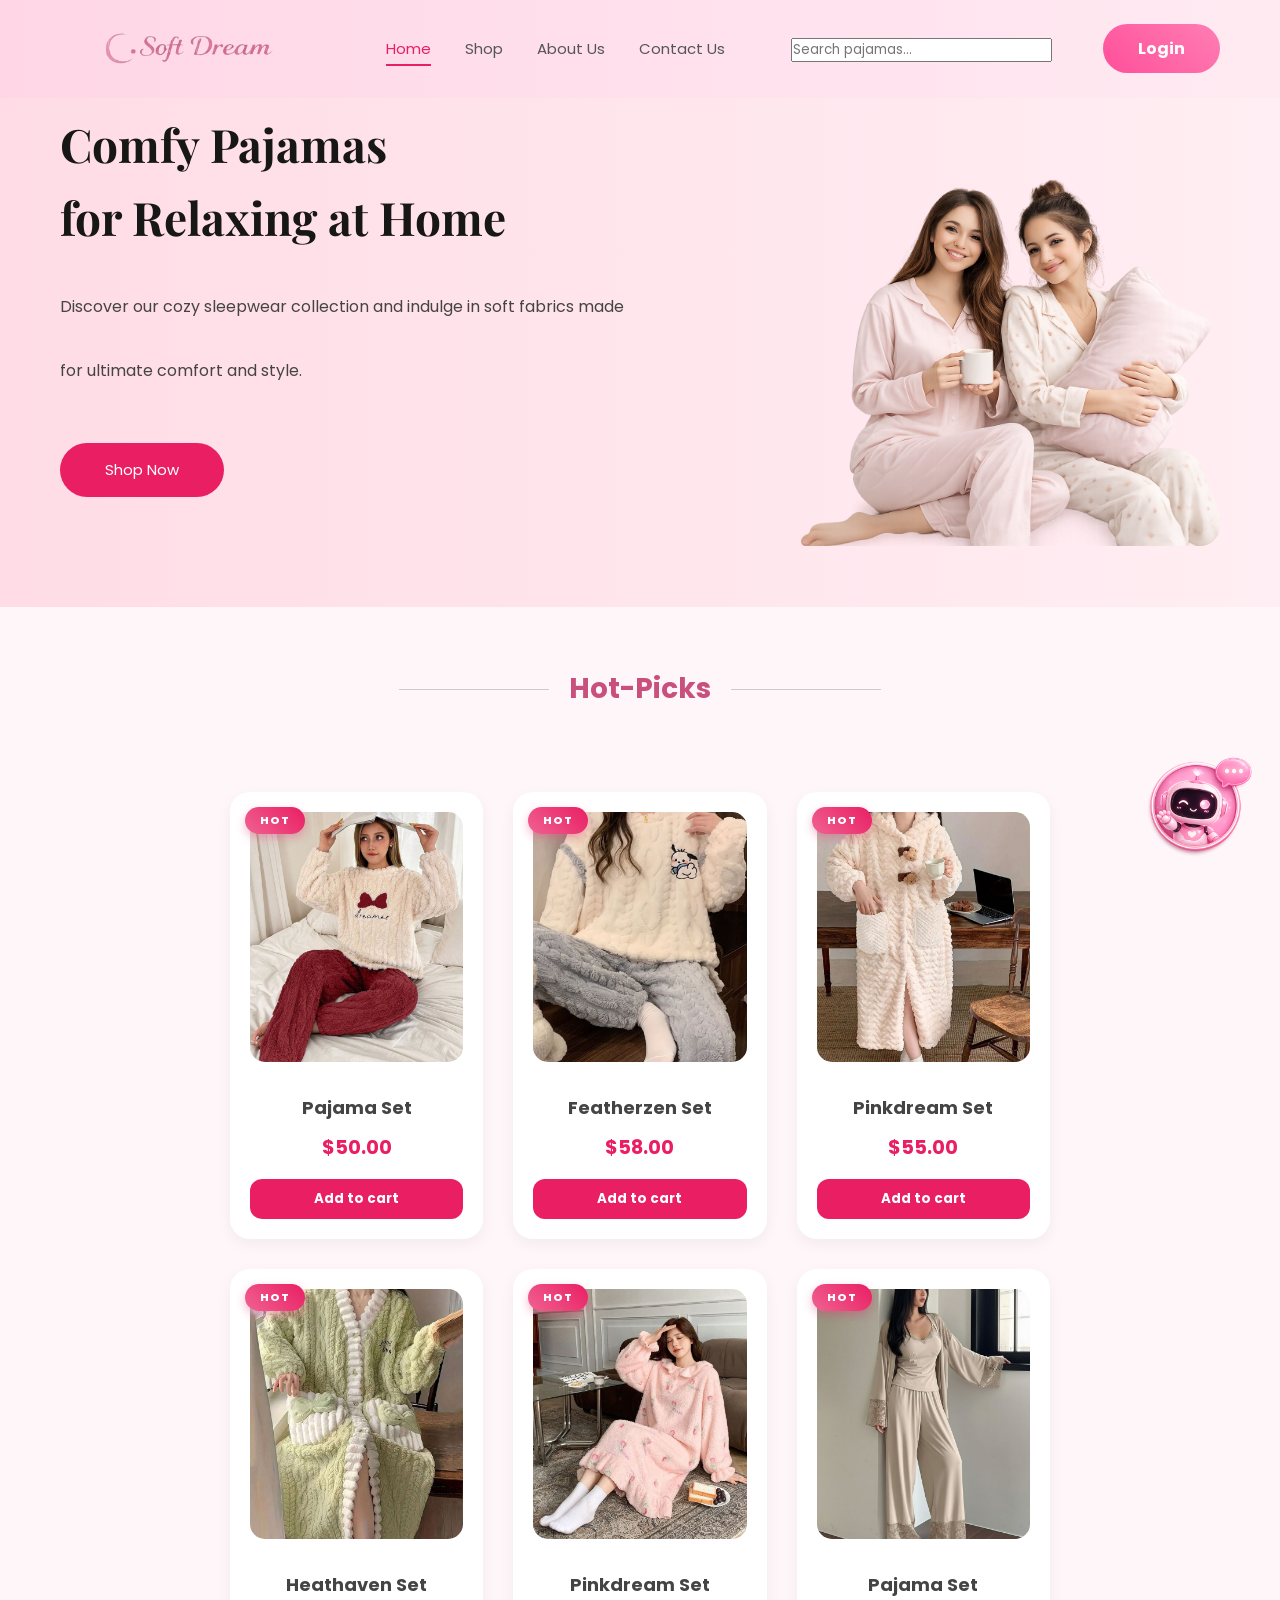
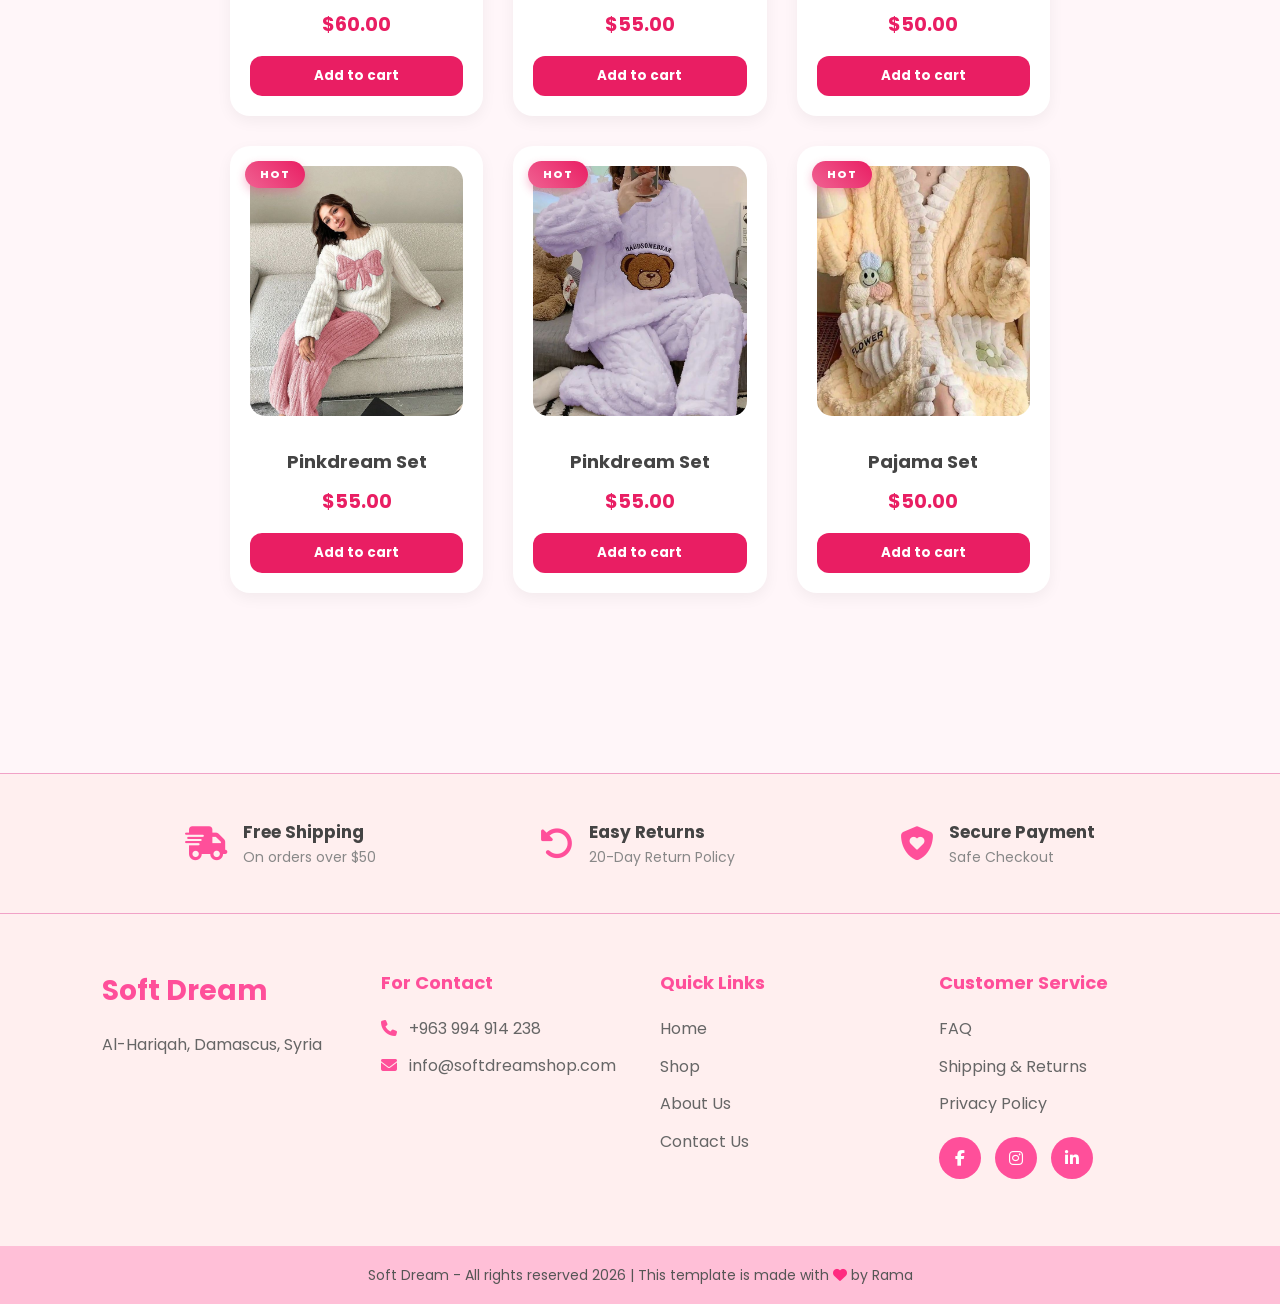
<file: index.html>
<!DOCTYPE html>
<html lang="en">
<head>
    <meta charset="UTF-8">
    <title>Soft Dream | Comfy Pajamas</title>
    <link rel="stylesheet" href="assets/css/style.css">
    <link href="https://fonts.googleapis.com/css2?family=Playfair+Display:wght@600&family=Poppins&display=swap" rel="stylesheet">
<link rel="stylesheet" href="https://cdnjs.cloudflare.com/ajax/libs/font-awesome/6.5.2/css/all.min.css">
<link href="https://fonts.googleapis.com/css2?family=Poppins:wght@300;400;500;600;700&display=swap" rel="stylesheet">

</head>
<body>

<header class="header">
  

<div class="logo">
    <a> 
        <img src="assets/images/logo2.png" alt="Logo">
    </a>
</div>
  <nav>
        <a href="./index.html"class="active" >Home</a>
        <a href="./shop.html">Shop</a>
        <a href="./about-us.html">About Us</a>
        <a href="./contact-us.html">Contact Us</a>
  </nav>
  <div class="header-right">
    <input type="text" id="searchInput" placeholder="Search pajamas...">
    </div>


<button class="login-btn" onclick="openLogin()">
    Login
</button>

<!-- الخلفية -->
<div class="login-modal" id="loginModal">

    <!-- كرت اللوجين -->
    <div class="login-box">

        <!-- صورة -->
        <div class="login-image">
            <img src="assets/images/face1.png" alt="">
        </div>


<div class="login-form">


    <span class="close-btn" onclick="closeLogin()">✕</span>

    <!-- LOGIN -->
    <div class="form-box active" id="loginForm">

        <h1>Login</h1>

        <div class="input-box">
            <input type="email" placeholder="Email">
        </div>

        <div class="input-box">
            <input type="password" placeholder="Password">
        </div>

        <button class="submit-btn">Login</button>

        <div class="links">
            <a href="#" onclick="showRegister()">Create account</a>
            <a href="#" onclick="showForgot()">Forgot password?</a>
        </div>
    </div>


        <!-- REGISTER -->

 <div class="form-box" id="registerForm">

<h1>Create Account</h1>

<form action="register.html" method="POST">

<div class="input-box">
    <input type="text" name="fullname" placeholder="Full Name">
</div>

<div class="input-box">
    <input type="email" name="email" placeholder="Email">
</div>

<div class="input-box">
    <input type="password" name="password" placeholder="Password">
</div>

<button type="submit" class="submit-btn">
    Create Account
</button>

</form>

<div class="links">
    <a href="#" onclick="showLogin()">Back to Login</a>
</div>

</div>

    <!-- FORGOT -->
    <div class="form-box" id="forgotForm">

        <h1>Reset Password</h1>

        <p class="reset-text">
            Enter your email to receive reset link
        </p>

        <div class="input-box">
            <input type="email" placeholder="Email">
        </div>

        <button class="submit-btn">
            Send Reset Link
        </button>

        <div class="links">
            <a href="#" onclick="showLogin()">Back to Login</a>
        </div>

    </div>

</div>



</header>

<section class="hero">
    <div class="hero-text">
    
        <h1>Comfy Pajamas<br>for Relaxing at Home</h1>
        <p>Discover our cozy sleepwear collection and indulge in soft fabrics made for ultimate comfort and style.</p>
                <a href="shop.php"class="shop-btn">Shop Now</a>
    </div>
    <div class="hero-image">
        <img src="assets/images/kkkkk.png">
    </div>
</section>



<section class="hot-picks">
    <h2 class="hot-picks-title">  Hot-Picks</h2> 


    <section class="products">

        <div class="card">
            <span class="hot">HOT</span>
            <img src="assets/images/pajama4 (17).jpg">
            <h3>Pajama Set</h3>
            <p class="price">$50.00</p>
            <button>Add to cart </button>
        </div>

        <div class="card">
            <span class="hot">HOT</span>
            <img src="assets/images/pajama4 (18).jpg">
            <h3>Featherzen Set</h3>
            <p class="price">$58.00</p>
            <button>Add to cart</button>
        </div>

        <div class="card">
            <span class="hot">HOT</span>
            <img src="assets/images/pajama4 (19).jpg">
            <h3>Pinkdream Set</h3>
            <p class="price">$55.00</p>
            <button>Add to cart</button>
        </div>

        <div class="card">
            <span class="hot">HOT</span>
            <img src="assets/images/pajama4 (20).jpg">
            <h3>Heathaven Set</h3>
            <p class="price">$60.00</p>
            <button>Add to cart</button>
        </div>

        <div class="card">
            <span class="hot">HOT</span>
            <img src="assets/images/pajama4 (21).jpg">
            <h3>Pinkdream Set</h3>
            <p class="price">$55.00</p>
            <button>Add to cart</button>
        </div>

        <div class="card">
            <span class="hot">HOT</span>
            <img src="assets/images/pajama4 (22).jpg">
            <h3>Pajama Set</h3>
            <p class="price">$50.00</p>
            <button>Add to cart</button>
        </div>

        <div class="card">
            <span class="hot">HOT</span>
            <img src="assets/images/pajama4 (23).jpg">
            <h3>Pinkdream Set</h3>
            <p class="price">$55.00</p>
            <button>Add to cart</button>
        </div>

        <div class="card">
            <span class="hot">HOT</span>
            <img src="assets/images/pajama4 (24).jpg">
            <h3>Pinkdream Set</h3>
            <p class="price">$55.00</p>
            <button>Add to cart</button>
        </div>

        <div class="card">
            <span class="hot">HOT</span>
            <img src="assets/images/pajama4 (9).jpg">
            <h3>Pajama Set</h3>
            <p class="price">$50.00</p>
            <button>Add to cart</button>
        </div>

   
    </section>

</section>



<footer class="footer">

    <!-- Top Features -->
    <div class="footer-features">

        <div class="feature-box">
            <i class="fa-solid fa-truck-fast"></i>
            <div>
                <h4>Free Shipping</h4>
                <p>On orders over $50</p>
            </div>
        </div>

        <div class="feature-box">
            <i class="fa-solid fa-rotate-left"></i>
            <div>
                <h4>Easy Returns</h4>
                <p>20-Day Return Policy</p>
            </div>
        </div>

        <div class="feature-box">
            <i class="fa-solid fa-shield-heart"></i>
            <div>
                <h4>Secure Payment</h4>
                <p>Safe Checkout</p>
            </div>
        </div>

    </div>

    <div class="line"></div>

    <!-- Footer -->

    <div class="footer-content">

        <div class="footer-col">
            <h2>Soft Dream</h2>
            <p>Al-Hariqah, Damascus, Syria</p>
        </div>

        <div class="footer-col">
            <h3>For Contact</h3>

            <p>
                <i class="fa-solid fa-phone"></i>
                +963 994 914 238
            </p>

            <p>
                <i class="fa-solid fa-envelope"></i>
                info@softdreamshop.com
            </p>

        </div>

        <div class="footer-col">

            <h3>Quick Links</h3>

           <a href="./index.html">Home</a>
    <a href="./shop.html">Shop</a>
    <a href="./about-us.html" >About Us</a>
    <a href="./contact-us.html">Contact Us</a>

        </div>

        <div class="footer-col">

            <h3>Customer Service</h3>

            <a href="#">FAQ</a>
            <a href="#">Shipping & Returns</a>
            <a href="#">Privacy Policy</a>

        <div class="social-media">
    
                <a href="#"><i class="fab fa-facebook-f"></i></a>

                <a href="#"><i class="fab fa-instagram"></i></a>

                <a href="#"><i class="fab fa-linkedin-in"></i></a>

        </div>

            </div>

        </div>

    </div>

    <div class="copyright">
        Soft Dream - All rights reserved 2026 | This template is made with
        <i class="fa-solid fa-heart"></i> by Rama
    </div>

</footer>



<div id="ai-chat-btn">
    <img src="assets/images/file_00000000979871f4b5375330fcbfec02.png" alt="AI Chat">
</div>

<!-- نافذة الشات -->
<div id="ai-chat-box">

    <div class="chat-header">
        <div>
            <h3>Soft Dream AI ✨</h3>
            <span>كيف بقدر ساعدك؟</span>
        </div>

        <button id="close-chat">✕</button>
    </div>

    <div class="chat-body" id="chat-body">

        <div class="bot-message">
            أهلاً 👋 أنا مساعد Soft Dream الذكي.

            <div class="quick-questions">
                <button onclick="sendQuestion('ما هي المقاسات المتوفرة؟')">
                    المقاسات
                </button>

                <button onclick="sendQuestion('ما هي الألوان المتوفرة؟')">
                    الألوان
                </button>

                <button onclick="sendQuestion('أحدث الموديلات')">
                    الموديلات الجديدة
                </button>
            </div>

        </div>

    </div>

    <div class="chat-footer">
        <input
            type="text"
            id="user-input"
            placeholder="اكتبي سؤالك..."
        >

        <button id="send-btn">
            إرسال
        </button>
    </div>




</div>


<script src="assets/js/script.js"></script>


</body>
</html>
</file>
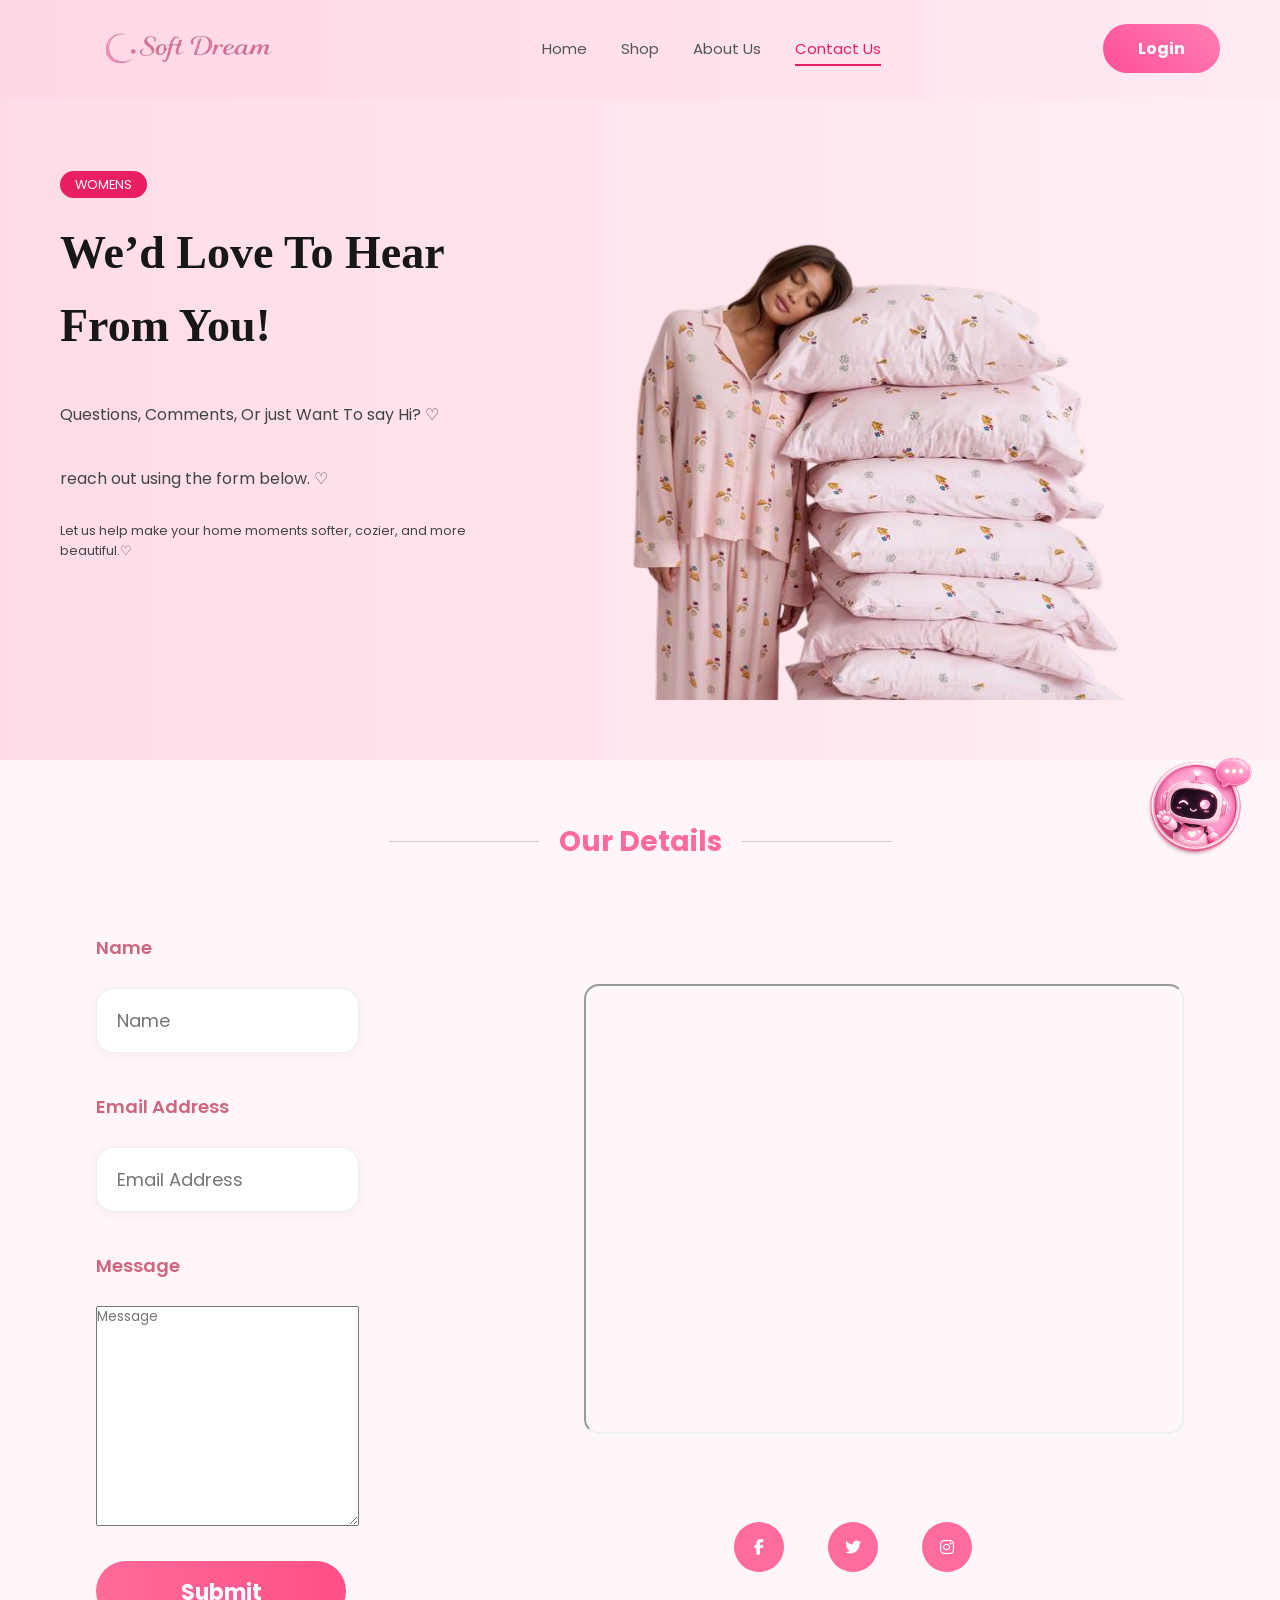
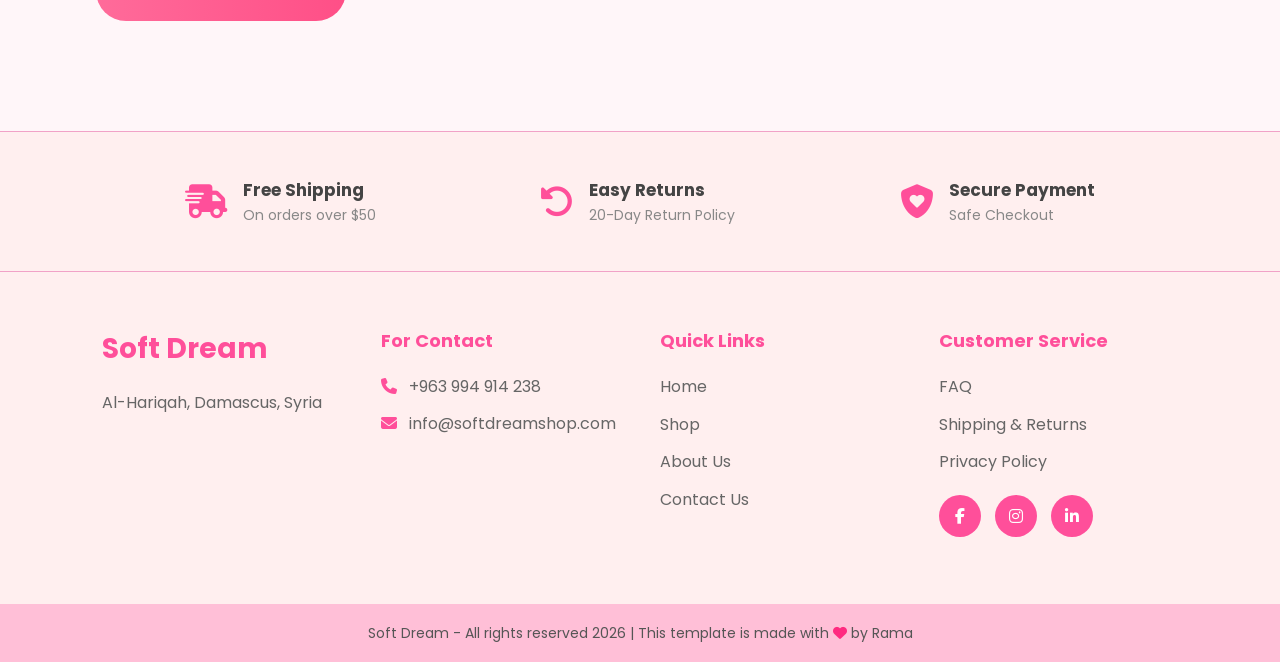
<file: contact-us.html>
<!DOCTYPE html>
<html lang="en">
<head>
    <meta charset="UTF-8">
    <title>Soft Dream | Contact Us</title>
    <link rel="stylesheet" href="assets/css/style.css">
    <link rel="stylesheet" href="https://cdnjs.cloudflare.com/ajax/libs/font-awesome/6.4.0/css/all.min.css">
    <link rel="stylesheet" href="https://cdnjs.cloudflare.com/ajax/libs/font-awesome/6.5.2/css/all.min.css">
    <link href="https://fonts.googleapis.com/css2?family=Poppins:wght@300;400;500;600;700&display=swap" rel="stylesheet">




</head>
<body>

<header class="navbar">
<div class="logo">
    <a href="./index.php">
        <img src="assets/images/logo2.png" alt="Logo">
    </a>
</div>
        <nav>
        <a href="./index.html">Home</a>
        <a href="./shop.html">Shop</a>
        <a href="./about-us.html">About Us</a>
        <a href="./contact-us.html" class="active">Contact Us</a>
    </nav>
   
<button class="login-btn" onclick="openLogin()">
    Login
</button>

<!-- الخلفية -->
<div class="login-modal" id="loginModal">

    <!-- كرت اللوجين -->
    <div class="login-box">

        <!-- صورة -->
        <div class="login-image">
            <img src="assets/images/face1.png" alt="">
        </div>


<div class="login-form">


    <span class="close-btn" onclick="closeLogin()">✕</span>

    <!-- LOGIN -->
    <div class="form-box active" id="loginForm">

        <h1>Login</h1>

        <div class="input-box">
            <input type="email" placeholder="Email">
        </div>

        <div class="input-box">
            <input type="password" placeholder="Password">
        </div>

        <button class="submit-btn">Login</button>

        <div class="links">
            <a href="#" onclick="showRegister()">Create account</a>
            <a href="#" onclick="showForgot()">Forgot password?</a>
        </div>
    </div>



        <!-- REGISTER -->

 <div class="form-box" id="registerForm">

<h1>Create Account</h1>

<form action="register.html" method="POST">

<div class="input-box">
    <input type="text" name="fullname" placeholder="Full Name">
</div>

<div class="input-box">
    <input type="email" name="email" placeholder="Email">
</div>

<div class="input-box">
    <input type="password" name="password" placeholder="Password">
</div>

<button type="submit" class="submit-btn">
    Create Account
</button>

</form>

<div class="links">
    <a href="#" onclick="showLogin()">Back to Login</a>
</div>

</div>

    <!-- FORGOT -->
    <div class="form-box" id="forgotForm">

        <h1>Reset Password</h1>

        <p class="reset-text">
            Enter your email to receive reset link
        </p>

        <div class="input-box">
            <input type="email" placeholder="Email">
        </div>

        <button class="submit-btn">
            Send Reset Link
        </button>

        <div class="links">
            <a href="#" onclick="showLogin()">Back to Login</a>
        </div>

    </div>

</div>



    <!-- FORGOT -->
    <div class="form-box" id="forgotForm">

        <h1>Reset Password</h1>

        <p class="reset-text">
            Enter your email to receive reset link
        </p>

        <div class="input-box">
            <input type="email" placeholder="Email">
        </div>

        <button class="submit-btn">
            Send Reset Link
        </button>

        <div class="links">
            <a href="#" onclick="showLogin()">Back to Login</a>
        </div>

    </div>

</div>

</header>


<section class="hero">
    <div class="hero-text">
        <a href="./index.php"class="tag" >WOMENS</a>
        <h1>We’d Love To Hear<br>From You!</h1>
        <p>Questions, Comments, Or just Want To say Hi? ♡
        reach out using the form below. ♡ </p>

    <p1> Let us help make your home moments softer, cozier, and more beautiful.♡</p1>
    </div>
        <img src="assets/images/dd294fc108f93d6f7b3dd6c89c0867d4.png" class="hero-imgee">

</section>




<section class="contact-section">


    <h1 class="title">Our Details</h1>

    <div class="contact-container">


        
    <!-- Left Side Form -->

    <div class="contact-form">
    <form>
        <label>Name</label>
        <input type="text" placeholder="Name">

        <label>Email Address</label>
        <input type="email" placeholder="Email Address">

        <label>Message</label>
        <textarea placeholder="Message" class="message"></textarea>
        
        <button type="submit">Submit</button>
    </form>
    </div>

    
    <!-- Right Side Details -->

    <div class="map">
        <iframe src="https://maps.google.com/maps?q=Damascus,Syria&t=&z=13&ie=UTF8&iwloc=&output=embed"></iframe>

    


    <div class="social">
        <i class="fab fa-facebook-f"></i>
        <i class="fab fa-twitter"></i>
        <i class="fab fa-instagram"></i>
    </div>
    </div>

</div>



</section>



<footer class="footer">

    <!-- Top Features -->
    <div class="footer-features">

        <div class="feature-box">
            <i class="fa-solid fa-truck-fast"></i>
            <div>
                <h4>Free Shipping</h4>
                <p>On orders over $50</p>
            </div>
        </div>

        <div class="feature-box">
            <i class="fa-solid fa-rotate-left"></i>
            <div>
                <h4>Easy Returns</h4>
                <p>20-Day Return Policy</p>
            </div>
        </div>

        <div class="feature-box">
            <i class="fa-solid fa-shield-heart"></i>
            <div>
                <h4>Secure Payment</h4>
                <p>Safe Checkout</p>
            </div>
        </div>

    </div>

    <div class="line"></div>

    <!-- Footer -->

    <div class="footer-content">

        <div class="footer-col">
            <h2>Soft Dream</h2>
            <p>Al-Hariqah, Damascus, Syria</p>
        </div>

        <div class="footer-col">
            <h3>For Contact</h3>

            <p>
                <i class="fa-solid fa-phone"></i>
                +963 994 914 238
            </p>

            <p>
                <i class="fa-solid fa-envelope"></i>
                info@softdreamshop.com
            </p>

        </div>

        <div class="footer-col">

            <h3>Quick Links</h3>

           <a href="./index.html">Home</a>
    <a href="./shop.html">Shop</a>
    <a href="./about-us.html" >About Us</a>
    <a href="./contact-us.html">Contact Us</a>

        </div>

        <div class="footer-col">

            <h3>Customer Service</h3>

            <a href="#">FAQ</a>
            <a href="#">Shipping & Returns</a>
            <a href="#">Privacy Policy</a>

        <div class="social-media">
    
                <a href="#"><i class="fab fa-facebook-f"></i></a>

                <a href="#"><i class="fab fa-instagram"></i></a>

                <a href="#"><i class="fab fa-linkedin-in"></i></a>

        </div>

            </div>

        </div>

    </div>

    <div class="copyright">
        Soft Dream - All rights reserved 2026 | This template is made with
        <i class="fa-solid fa-heart"></i> by Rama
    </div>

</footer>





<div id="ai-chat-btn">
    <img src="assets/images/file_00000000979871f4b5375330fcbfec02.png" alt="AI Chat">
</div>

<!-- نافذة الشات -->
<div id="ai-chat-box">

    <div class="chat-header">
        <div>
            <h3>Soft Dream AI ✨</h3>
            <span>كيف بقدر ساعدك؟</span>
        </div>

        <button id="close-chat">✕</button>
    </div>

    <div class="chat-body" id="chat-body">

        <div class="bot-message">
            أهلاً 👋 أنا مساعد Soft Dream الذكي.

            <div class="quick-questions">
                <button onclick="sendQuestion('ما هي المقاسات المتوفرة؟')">
                    المقاسات
                </button>

                <button onclick="sendQuestion('ما هي الألوان المتوفرة؟')">
                    الألوان
                </button>

                <button onclick="sendQuestion('أحدث الموديلات')">
                    الموديلات الجديدة
                </button>
            </div>

        </div>

    </div>

    <div class="chat-footer">
        <input
            type="text"
            id="user-input"
            placeholder="اكتبي سؤالك..."
        >

        <button id="send-btn">
            إرسال
        </button>
    </div>



</div>
<script src="assets/js/script.js"></script>

</body>
</html>
</file>
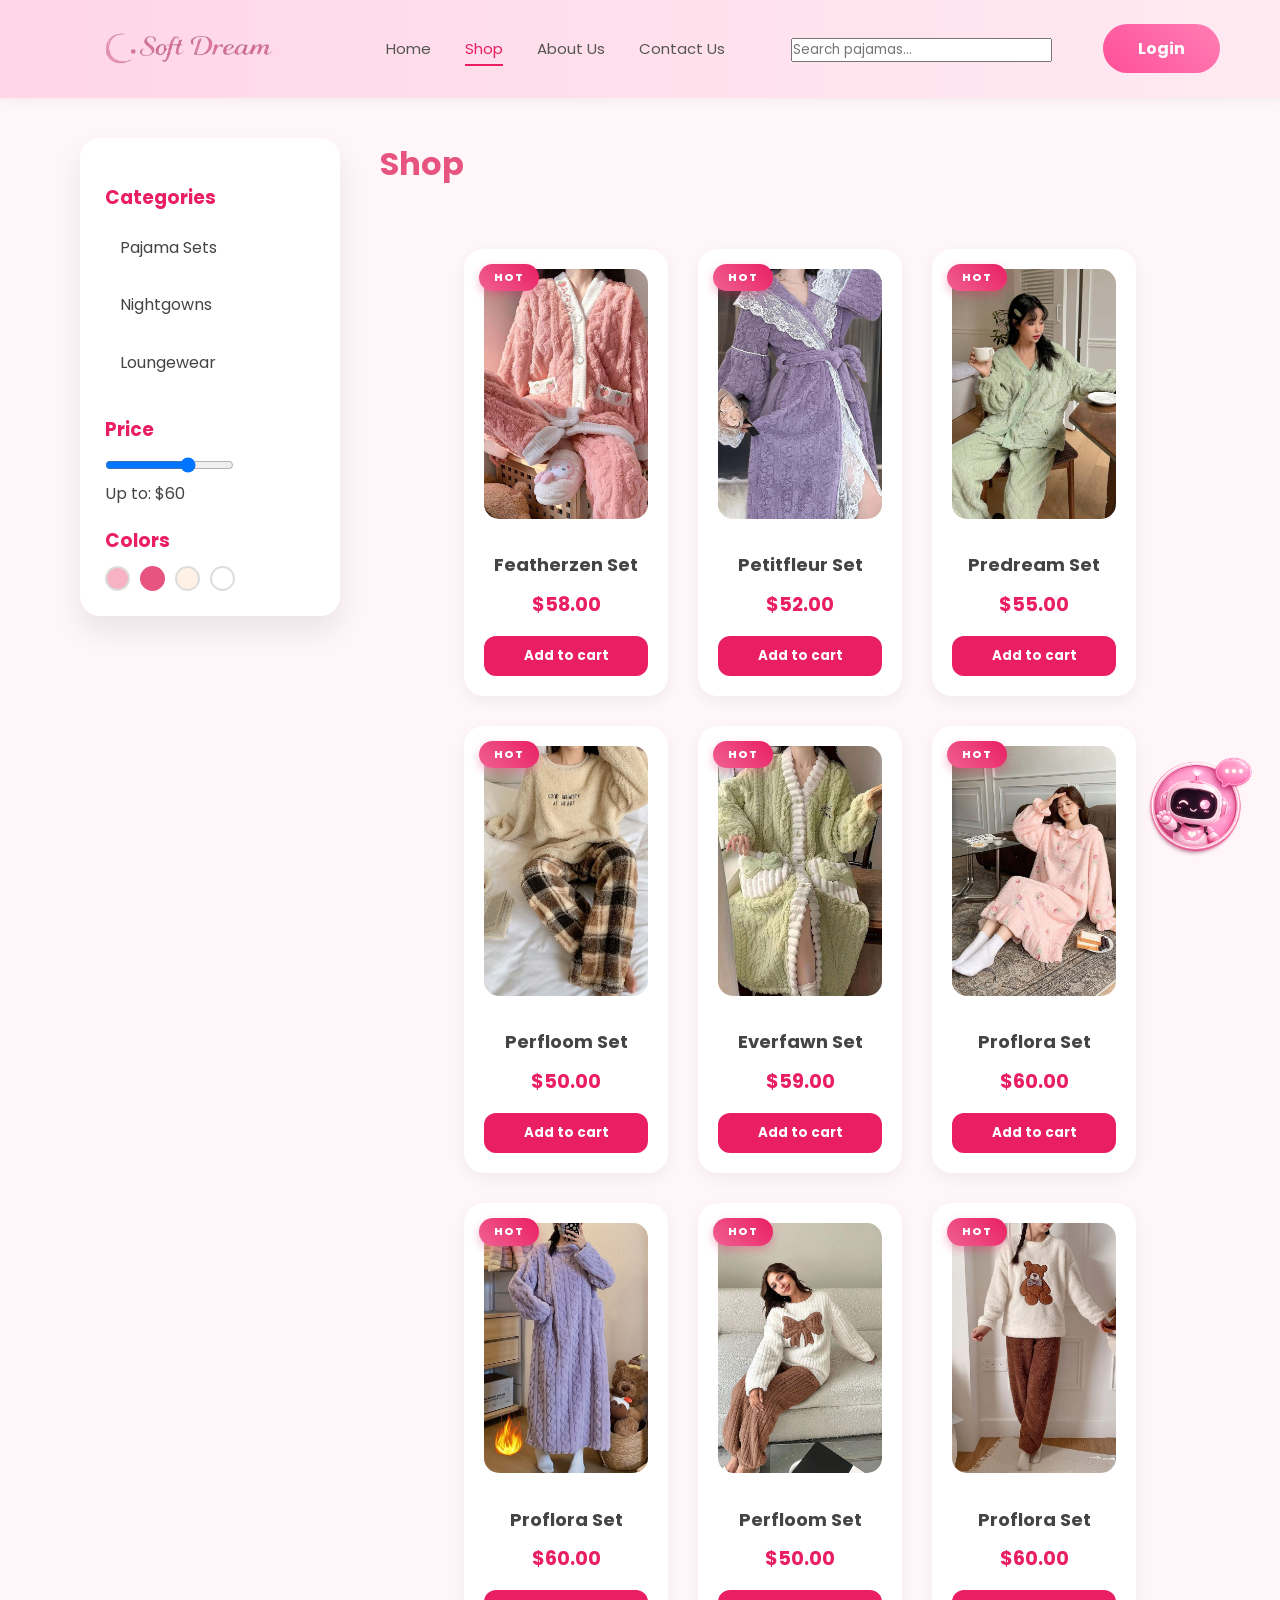
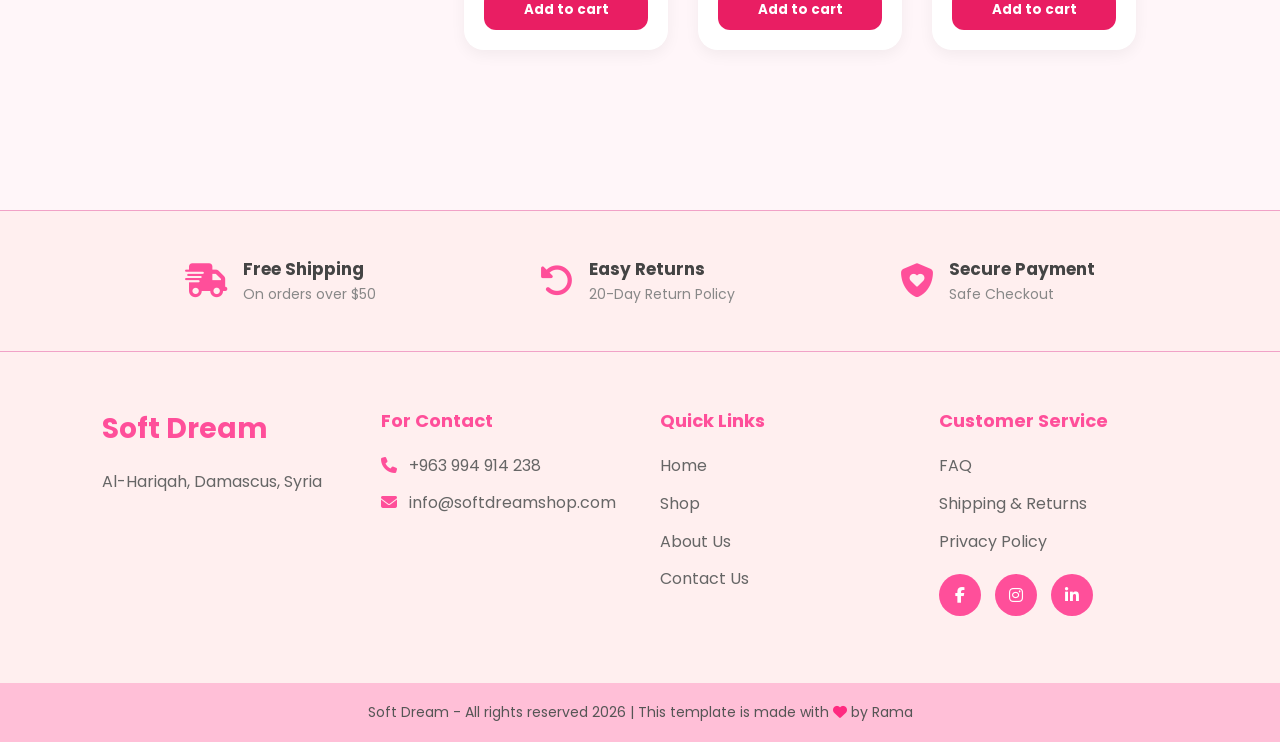
<file: shop.html>
<!DOCTYPE html>
<html lang="en">
<head>
  <meta charset="UTF-8">
  <title>Soft Dream - Shop</title>
  <link rel="stylesheet" href="assets/css/style.css">
  <link rel="stylesheet" href="https://cdnjs.cloudflare.com/ajax/libs/font-awesome/6.5.2/css/all.min.css">
<link href="https://fonts.googleapis.com/css2?family=Poppins:wght@300;400;500;600;700&display=swap" rel="stylesheet">


</head>
<body>

<header class="header">
  

<div class="logo">
    <a> 
        <img src="assets/images/logo2.png" alt="Logo">
    </a>
</div>
  <nav>
    <a href="./index.html">Home</a>
    <a href="./shop.html" class="active">Shop</a>
    <a href="./about-us.html">About Us</a>
    <a href="./contact-us.html">Contact Us</a>
  </nav>
  <div class="header-right">
    <input type="text" id="searchInput" placeholder="Search pajamas...">
    </div>


<button class="login-btn" onclick="openLogin()">
    Login
</button>

<!-- الخلفية -->
<div class="login-modal" id="loginModal">

    <!-- كرت اللوجين -->
    <div class="login-box">

        <!-- صورة -->
        <div class="login-image">
            <img src="assets/images/face1.png" alt="">
        </div>


<div class="login-form">


    <span class="close-btn" onclick="closeLogin()">✕</span>

    <!-- LOGIN -->
    <div class="form-box active" id="loginForm">

        <h1>Login</h1>

        <div class="input-box">
            <input type="email" placeholder="Email">
        </div>

        <div class="input-box">
            <input type="password" placeholder="Password">
        </div>

        <button class="submit-btn">Login</button>

        <div class="links">
            <a href="#" onclick="showRegister()">Create account</a>
            <a href="#" onclick="showForgot()">Forgot password?</a>
        </div>
    </div>

    

        <!-- REGISTER -->

 <div class="form-box" id="registerForm">

<h1>Create Account</h1>

<form action="register.html" method="POST">

<div class="input-box">
    <input type="text" name="fullname" placeholder="Full Name">
</div>

<div class="input-box">
    <input type="email" name="email" placeholder="Email">
</div>

<div class="input-box">
    <input type="password" name="password" placeholder="Password">
</div>

<button type="submit" class="submit-btn">
    Create Account
</button>

</form>

<div class="links">
    <a href="#" onclick="showLogin()">Back to Login</a>
</div>

</div>

    <!-- FORGOT -->
    <div class="form-box" id="forgotForm">

        <h1>Reset Password</h1>

        <p class="reset-text">
            Enter your email to receive reset link
        </p>

        <div class="input-box">
            <input type="email" placeholder="Email">
        </div>

        <button class="submit-btn">
            Send Reset Link
        </button>

        <div class="links">
            <a href="#" onclick="showLogin()">Back to Login</a>
        </div>

    </div>

</div>



    <!-- FORGOT -->
    <div class="form-box" id="forgotForm">

        <h1>Reset Password</h1>

        <p class="reset-text">
            Enter your email to receive reset link
        </p>

        <div class="input-box">
            <input type="email" placeholder="Email">
        </div>

        <button class="submit-btn">
            Send Reset Link
        </button>

        <div class="links">
            <a href="#" onclick="showLogin()">Back to Login</a>
        </div>

    </div>

</div>




</header>







<div class="container">

  <!-- Sidebar -->
  <aside class="sidebar">
    <h3>Categories</h3>
    <ul>
      <li>Pajama Sets</li>
      <li>Nightgowns</li>
      <li>Loungewear</li>
    </ul>

    <h3>Price</h3>
    <input type="range" min="40" max="70" value="60" id="priceRange">
    <p>Up to: $<span id="priceValue">60</span></p>

    <h3>Colors</h3>
    <div class="colors">
      <span class="color rose"></span>
      <span class="color pink active"></span>
      <span class="color ivory"></span>
      <span class="color lilac"></span>
    </div>
  </aside>

  <!-- Main Shop -->
  <main class="shop">
    <h1>Shop</h1>

    <div class="products" id="productList">
      <!-- Product Card -->
      <div class="product" data-price="58">
        <span class="hot">HOT</span>
        <img src="assets/images/pic1.jpg" alt="">
        <h4>Featherzen Set</h4>
        <p class="price">$58.00</p>
        <button>Add to cart</button>
      </div>

      <div class="product" data-price="52">
        <span class="hot">HOT</span>
        <img src="assets/images/pic2.jpg" alt="">
        <h4>Petitfleur Set</h4>
        <p class="price">$52.00</p>
        <button>Add to cart</button>
      </div>

      <div class="product" data-price="55">
        <span class="hot">HOT</span>
        <img src="assets/images/pic3.jpg" alt="">
        <h4>Predream Set</h4>
        <p class="price">$55.00</p>
        <button>Add to cart</button>
      </div>

      <div class="product" data-price="50">
        <span class="hot">HOT</span>
        <img src="assets/images/pic4.jpg" alt="">
        <h4>Perfloom Set</h4>
        <p class="price">$50.00</p>
        <button>Add to cart</button>
      </div>

      <div class="product" data-price="59">
        <span class="hot">HOT</span>
        <img src="assets/images/pic5.jpg" alt="">
        <h4>Everfawn Set</h4>
        <p class="price">$59.00</p>
        <button>Add to cart</button>
      </div>

      <div class="product" data-price="60">
        <span class="hot">HOT</span>
        <img src="assets/images/pic6.jpg" alt="">
        <h4>Proflora Set</h4>
        <p class="price">$60.00</p>
        <button>Add to cart</button>
      </div>

       <div class="product" data-price="60">
        <span class="hot">HOT</span>
        <img src="assets/images/pic7.jpg" alt="">
        <h4>Proflora Set</h4>
        <p class="price">$60.00</p>
        <button>Add to cart</button>
      </div>

<div class="product" data-price="50">
        <span class="hot">HOT</span>
        <img src="assets/images/pic8.jpg" alt="">
        <h4>Perfloom Set</h4>
        <p class="price">$50.00</p>
        <button>Add to cart</button>
      </div>


       <div class="product" data-price="60">
        <span class="hot">HOT</span>
        <img src="assets/images/pic9.jpg" alt="">
        <h4>Proflora Set</h4>
        <p class="price">$60.00</p>
        <button>Add to cart</button>
      </div>

    </div>
  </main>

</div>






<footer class="footer">

    <!-- Top Features -->
    <div class="footer-features">

        <div class="feature-box">
            <i class="fa-solid fa-truck-fast"></i>
            <div>
                <h4>Free Shipping</h4>
                <p>On orders over $50</p>
            </div>
        </div>

        <div class="feature-box">
            <i class="fa-solid fa-rotate-left"></i>
            <div>
                <h4>Easy Returns</h4>
                <p>20-Day Return Policy</p>
            </div>
        </div>

        <div class="feature-box">
            <i class="fa-solid fa-shield-heart"></i>
            <div>
                <h4>Secure Payment</h4>
                <p>Safe Checkout</p>
            </div>
        </div>

    </div>

    <div class="line"></div>

    <!-- Footer -->

    <div class="footer-content">

        <div class="footer-col">
            <h2>Soft Dream</h2>
            <p>Al-Hariqah, Damascus, Syria</p>
        </div>

        <div class="footer-col">
            <h3>For Contact</h3>

            <p>
                <i class="fa-solid fa-phone"></i>
                +963 994 914 238
            </p>

            <p>
                <i class="fa-solid fa-envelope"></i>
                info@softdreamshop.com
            </p>

        </div>

        <div class="footer-col">

            <h3>Quick Links</h3>

           <a href="./index.html">Home</a>
    <a href="./shop.html">Shop</a>
    <a href="./about-us.html" >About Us</a>
    <a href="./contact-us.html">Contact Us</a>

        </div>

        <div class="footer-col">

            <h3>Customer Service</h3>

            <a href="#">FAQ</a>
            <a href="#">Shipping & Returns</a>
            <a href="#">Privacy Policy</a>

        <div class="social-media">
    
                <a href="#"><i class="fab fa-facebook-f"></i></a>

                <a href="#"><i class="fab fa-instagram"></i></a>

                <a href="#"><i class="fab fa-linkedin-in"></i></a>

        </div>

            </div>

        </div>

    </div>

    <div class="copyright">
        Soft Dream - All rights reserved 2026 | This template is made with
        <i class="fa-solid fa-heart"></i> by Rama
    </div>

</footer>










<div id="ai-chat-btn">
    <img src="assets/images/file_00000000979871f4b5375330fcbfec02.png" alt="AI Chat">
</div>

<!-- نافذة الشات -->
<div id="ai-chat-box">

    <div class="chat-header">
        <div>
            <h3>Soft Dream AI ✨</h3>
            <span>كيف بقدر ساعدك؟</span>
        </div>

        <button id="close-chat">✕</button>
    </div>

    <div class="chat-body" id="chat-body">

        <div class="bot-message">
            أهلاً 👋 أنا مساعد Soft Dream الذكي.

            <div class="quick-questions">
                <button onclick="sendQuestion('ما هي المقاسات المتوفرة؟')">
                    المقاسات
                </button>

                <button onclick="sendQuestion('ما هي الألوان المتوفرة؟')">
                    الألوان
                </button>

                <button onclick="sendQuestion('أحدث الموديلات')">
                    الموديلات الجديدة
                </button>
            </div>

        </div>

    </div>

    <div class="chat-footer">
        <input
            type="text"
            id="user-input"
            placeholder="اكتبي سؤالك..."
        >

        <button id="send-btn">
            إرسال
        </button>
    </div>




</div>
<script src="assets/js/script.js"></script>


</body>
</html>
</file>
<file: assets/css/style.css>
/* 1. Global Styles - الإعدادات العامة */
:root {
    --primary-pink: #f878a7;
    --dark-pink: #e91e63;
    --light-pink: #ffeaf2;
    --bg-color: #fff6f9;
    --text-color: #444;
}

* {
    margin: 0;
    padding: 0;
    box-sizing: border-box;
    font-family: 'Poppins', sans-serif;
}

body {
    background-color: var(--bg-color);
    color: var(--text-color);
    line-height: 1.6;
    
}

/* 2. Navigation - شريط التنقل */
.navbar, .header {
    display: flex;
    justify-content: space-between;
    align-items: center;
    padding: 15px 60px;
    background: linear-gradient(90deg, #ffd6e6, var(--light-pink));
    box-shadow: 0 2px 10px rgba(0,0,0,0.05);
}

.logo img {
    height: 60px;
    transition: transform 0.3s ease;
}



nav a {
    margin: 0 15px;
    text-decoration: none;
    color: #555;
    font-size: 15px;
    transition: 0.3s;
}

nav a.active, nav a:hover {
    color: var(--dark-pink);
    border-bottom: 2px solid var(--dark-pink);
    padding-bottom: 5px;
}




/* 3. Hero Section - قسم الواجهة */

.hero {
    display: flex;
    padding: 60px;
    background: linear-gradient(to right, #ffdce6, #ffeef3);
    align-items: center;
    justify-content: space-between;
}

.hero-text {
    width: 50%;
     position: relative;
    top: -50px;
    font-size: 0.8em;

}

.hero-text h1 {
    font-size: 48px;
    color: #181717;
    margin-bottom: 20px;
}

.hero-text p {
    font-size: 16px;
    line-height: 4;
padding-bottom: 10px;

}

.hero-text2 p {
    font-size: 16px;
    line-height: 3;
padding-bottom: 10px;

}

.hero-image img {
    width: 100%;
    border-radius: 20px;
    max-width: 800px;
    height: auto;
    
}

.hero-image{
    flex: 1;
    display: flex;
    justify-content: center;


}


.hero h1 {
    font-family: 'Playfair Display';
    font-size: 46px;
}


.shop-btn {
    display: inline-block;
    background: var(--dark-pink);
    color: white;
    padding: 15px 45px;
    border: none;
    border-radius: 30px;
    font-size: 15px;
    cursor: pointer;
    margin-top: 30px;
    text-decoration: none;
}
.shop-btn:hover {
    background: var(--primary-pink);
}



/* 4. Products Grid - شبكة المنتجات */
.hot-picks {
    padding: 60px 10%;
   
}

.products{
    display: grid;
    grid-template-columns: repeat(3,1fr);
    gap: 30px;
}

.hot-picks-title {
    text-align: center;
    font-size: 28px;
    margin-bottom: 40px;
    display: flex;
    align-items: center;
    justify-content: center;
    animation: pulse-red 2s infinite;
}

.hot-picks-title::before, .hot-picks-title::after {
    content: "";
    flex: 1;
    height: 1px;
    background: #ccc;
    margin: 0 20px;
    max-width: 150px;
}

/* توزيع الكروت */
 .products, #productList{
    display: grid;
    grid-template-columns:(auto-fit,minmax(280px, 1fr));
    gap: 30px;
    padding: 40px 10%;
}


.hot {
    position: absolute;
    top: 15px;
    left: 15px;
    background: linear-gradient(45deg, #f06292, #e91e63); /* تدرج زهري احترافي */
    color: white;
    font-size: 11px;
    font-weight: 800; /* خط عريض */
    padding: 5px 15px;
    border-radius: 50px;
    text-transform: uppercase;
    letter-spacing: 1px;
    box-shadow: 0 4px 10px rgba(233, 30, 99, 0.3);
    overflow: hidden; /* ضروري لقص اللمعة */
    z-index: 2;
}

/* إضافة تأثير اللمعة المتحركة */
.hot:before {
    content: '';
    position: absolute;
    top: 0;
    left: -150%;
    width: 100%;
    height: 100%;
    background: linear-gradient(
        120deg, 
        transparent, 
        rgba(255, 255, 255, 0.6), 
        transparent
    );
    animation: shine-effect 2.5s infinite; /* سرعة اللمعة */
}

/* حركة اللمعة */
@keyframes shine-effect {
    0% {
        left: -150%;
    }
    50% {
        left: 150%;
    }
    100% {
        left: 150%;
    }
}

/* تأثير نبض خفيف لجذب الانتباه (اختياري) */
.hot {
    animation: pulse-red 2s infinite;
}

@keyframes pulse-red {
    0% { transform: scale(1); }
    50% { transform: scale(1.05); }
    100% { transform: scale(1); }
}


/* 5. The Card - تصميم الكارت والحركة */
.card, .product {
    background: white;
    border-radius: 20px;
    padding: 20px;
    position: relative;
    text-align: center;
    box-shadow: 0 5px 15px rgba(0,0,0,0.05);
    transition: all 0.4s cubic-bezier(0.175, 0.885, 0.32, 1.275);
    cursor: pointer;
}

/* تأثير الحركة عند المس (Hover) */
.card:hover, .product:hover {
    transform: translateY(-12px);
    box-shadow: 0 15px 30px rgba(233, 30, 99, 0.15);
}

.card img, .product img {
    width: 100%;
    height: 250px;
    object-fit: cover;
    border-radius: 15px;
    margin-bottom: 15px;
}

.card h3, .product h4 {
    font-size: 18px;
    margin: 10px 0;
}

.price {
    color: var(--dark-pink);
    font-weight: bold;
    font-size: 1.2rem;
    margin-bottom: 15px;
}

.card button, .product button {
    background: var(--dark-pink);
    color: white;
    border: none;
    padding: 10px;
    width: 100%;
    border-radius: 12px;
    cursor: pointer;
    font-weight: bold;
    transition: 0.3s;
}

.card button:hover, .product button:hover {
    background:  var(--primary-pink) ;
}



/* 8. Shop Layout - صفحة المتجر */

.container{
  display: flex;
 justify-content: space-between;
  gap: 40px;
  padding: 40px 60px;
  align-items: flex-start;
}


.sidebar {
  width: 260px;
  background: #fff;
  padding: 25px;
  border-radius: 20px;
  box-shadow: 0 15px 30px rgba(0,0,0,0.08);
position: sticky;
top:30px;
margin-left: 20px;
transition: .4s;
}
.sidebar:hover{
    transition: translateY(-5px);
}

.sidebar h3 { color: var(--dark-pink); margin: 20px 0 10px; }
.sidebar ul { list-style: none; }
.sidebar li {
    list-style: none;
    padding: 12px 15px;
    border-radius: 12px;
    margin-bottom: 8px;
    cursor: pointer;
    transition: .3s;
    display: -webkit-inline-flex;
    align-items: center;
    gap: 10px;

}
.sidebar li:hover{
    background: #ffe7f1;
    color: #e75380;
    transform: translateX(8px);

}
.sidebar li.acticve{
    background: #e75480;
    color: white;
}

.colors { display: flex; gap: 10px; margin-top: 10px; }
.color { width: 25px; height: 25px; border-radius: 50%; cursor: pointer; border: 2px solid #ddd; }
.rose { background: #f7b2c4; } .pink { background: #e75480; } .ivory { background: #fff1e6; }
.color.active {border: 2px solid #e75480;}






/* 9. Contact Page */



.contact-form{
    width: 100%;
    max-width: 600px;
    position: relative;
    top: -30px;
}

.contact-form form{
    display: flex;
    flex-direction: column;
}

.contact-form label{
    font-size: 18px;
    font-weight: 600;
    margin-bottom: 10px;
    color: #ce6680;
}

.contact-form input,
.contact-formtextarea{
   
    padding: 18px 20px;
    margin-bottom: 25px;
    border: 1px solid #eee;
    border-radius: 18px;
    outline: none;
    font-size: 18px;
    background: #fff;
    box-shadow: 0 2px 12px rgba(0,0,0,.05);
    transition: .3s;
}

.contact-formtextarea{
    width: 300px;
    height: 160px;
    resize: none;
}

.contact-form input:focus,
.contact-form textarea:focus{

    border-color:#ff6b9a ;
    box-shadow: 0 0 15px rgb(255, 107, 154, 25);
    transform: translate Y(-2px);
}


.contact-form button{
    width: 250px;
    height:60px;
    padding: 15px;
    border: none;
    border-radius: 50px;
    background: linear-gradient(90deg,#ff6b9a,#ff4f87);
    color: white;
    font-size: 22px;
    font-weight: bold;
    cursor: pointer;
    transition: .3s;
    margin-top: 20px;

}

.contact-form button:hover{
    transform: translateY(-3px);
    box-shadow: 0 8px 20px rgba(255,79,135,.35);
}

.contact-form .message{
    width: 100%;
    height: 220px;
outline: none !important;
}



.contact {
    display: flex;
    padding: 60px 10%;
    gap: 50px;
}

form { width: 60%; display: flex; flex-direction: column; gap: 15px; }


.details iframe {
    width: 100%;
    border-radius:20px;
    height: 250px;
    border: none;
    margin-top: 20px;
    height: 200px;
    
}



.tag {
    background:var(--dark-pink) ;
    color: white;
    padding: 5px 15px;
    border-radius: 15px;
    position: relative;
    top: -20px;
        text-decoration: none;


   
}
.tag:hover {
    background: var(--primary-pink);
}



/* هي للمسافة بصفحة about-us*/
.subtitle {
    font-size: 15px;
    color: #777;
    margin-bottom: 40px;
}

/* Shop */
.shop {
  flex: 1;
}

.shop h1 {
  margin-bottom: 20px;
  color: #e75480;
}


.feature-card {
  flex: 1;
  background: #fff;
  border-radius: 20px;
  padding:25px;
  text-align: center;
  box-shadow: 0 10px 25px rgba(231,84,128,0.15);
  transition: 0.3s;
}

.feature-card:hover {
  transform: translateY(-8px);
}

.feature-card .icon {
  width: 50px;
  height: 50px;
  margin: 0 auto 10px;
  background: #ffe4ee;
  border-radius: 50%;
  font-size: 22px;
  display: flex;
  align-items: center;
  justify-content: center;
  color: #e75480;
}

.feature-card h4 {
  color: #e75480;
  margin-bottom: 8px;
}

/* NEWSLETTER */
.newsletter {
  display: flex;
  align-items: center;
  background: linear-gradient(90deg, #ffe4ee, #fff5f9);
  border-radius: 25px;
  margin: 40px;
  padding: 30px;
}

.newsletter-text {
  flex: 1;
}

.newsletter-text h2 {
  font-size: 32px;
}

.newsletter-text span {
  color: #e75480;
}

.newsletter-form {
  margin-top: 15px;
  display: flex;
  flex-direction: column;
  gap: 10px;
}

.newsletter-form input {
  flex: 1;
  padding: 12px;
  border-radius: 25px;
  border: 1px solid #f3b3c8;
  outline: none;
}

.newsletter-form button {
  padding: 8px 20px;
  border-radius: 25px;
  border: none;
  background: linear-gradient(90deg, #e75480, #ff8fb3);
  color: white;
  cursor: pointer;
  align-self: center;
  width: 180px;
  margin-top: 30px;
  

}

.newsletter-img img {
  width: 260px;
  border-radius: 20px;
  margin-left: 30px;
}



/* FEATURES */



.features {
    display:flex;
    justify-content: space-around;
    padding: 50px 50px;
    background: #ffeeee; 
 
}


.feature {
    text-align: center;
    width: 30%;
    background: #ffcfde;
    padding: 30px;
    border-radius:15px;
    box-shadow: 0 5px 15px rgba(0,0,0,0.05);
}


.feature h3 {
    color: #e96a9a;
    margin-bottom: 10px;
}


/* RESPONSIVE */
@media (max-width: 900px) {
 
  .newsletter {
    flex-direction: column;
  }



  .newsletter-img{
    margin: 20px 0 0;
  }
}


.newsletter-form button {
  transition: transform 0.3s ease, box-shadow 0.3s ease;
}

.newsletter-form button:hover {
  transform: translateY(-3px) scale(1.03);
  box-shadow: 0 8px 20px rgba(231,84,128,0.35);
}




.newsletter-img img {
  transition: transform 0.4s ease, box-shadow 0.4s ease;
}

.newsletter-img img:hover {
  transform: translateY(-6px);
  box-shadow: 0 15px 35px rgba(231,84,128,0.25);
}






.about-softdream {
    background: linear-gradient(to bottom, #fff5f8, #fde4ec);
    padding: 80px 60px;
    font-family: "Arial", sans-serif;
}

/* Title */
.title {
    text-align: center;
    font-size: 42px;
    color: #333;
    margin-bottom: 20px;
}

.title span {
    color: #af2447;
    font-style: italic;
    transition: 0.3s ease;
}
.title span:hover {
  color: #d86388;
  transform: scale(1.1);
}



/* Subtitle */
.subtitle {
    max-width: 850px;
    margin: 0 auto 60px;
    text-align: center;
    color: #777;
    line-height: 1.8;
    font-size: 16px;
}

/* Layout */
.about-container {
    display: flex;
    gap: 60px;
    align-items: center;
    justify-content: center;
}

/* Image Box */

.image-box {
    width: 150%;
    border-radius: 40px;
    overflow: hidden;
    box-shadow: 0 18px 45px rgba(229, 107, 140, 0.25);
    transition: all 0.4s ease;

}
.image-box img {
    width: 100%;
    display: block;
    transition: transform 0.6s ease;
}
/* Image Hover */
.image-box:hover {
    transform: translateY(-10px);
    box-shadow: 0 25px 60px rgba(229, 107, 140, 0.35);
}

.image-box:hover img {
    transform: scale(1.08);
}



.text-group {
    display: flex;
    flex-direction: column;
    gap: 30px;   /* ⭐ المسافة بين النصين */
      margin-bottom: 150px;
      text-transform: capitalize;


}

.text-group p {
    margin: 0;
    font-size:18px;
    line-height: 1.9;
    color: #292626;   /* النص الأسود */
}

/* كلمة Soft Dream */
.text-group b {
    color: #e56b8c;
    font-weight: 600;
}

.contact-card {
  margin-bottom: 20px;
  width: 520px;
  border-radius:25px;
  overflow: hidden;
  position: relative;
  padding: 30px;
  color: #1f1e1e;

  /* خلفية خريطة */
  background-image: url("https://maps.gstatic.com/tactile/basepage/pegman_sherlock.png");
  background-size: cover;
  background-position: center;

  box-shadow: 0 10px 25px rgba(0,0,0,0.1);
}
.contact-card:hover  {
    transform: scale(1.08);
}

/* طبقة وردي شفافة فوق الخلفية */
.overlay {
  position: absolute;
  inset: 0;
  background: linear-gradient(
    135deg,
    rgba(255, 182, 193, 0.85),
    rgba(255, 192, 203, 0.6)
  );
}

.content {
  position: relative;
  z-index: 2;
}

h2 {
  margin-bottom: 20px;
  color: #c94f7c;
}

.row {
  display: flex;
  align-items: center;
  margin-bottom: 14px;
  font-size: 16px;
}

.icon {
  width: 36px;
  height: 36px;
  background: #ff6fa0;
  color: white;
  display: flex;
  align-items: center;
  justify-content: center;
  border-radius: 50%;
  margin-right: 12px;
  font-size: 18px;
}











.feature:hover {
  transform: translateY(-10px);
  box-shadow: 0 15px 30px rgba(0,0,0,0.1);
}


.contact-section {
  width: 85%;
  margin: auto;
}




.title {
    padding: 60px 10%;
}

.title {
    text-align: center;
    font-size: 28px;
    margin-bottom: 40px;
    display: flex;
    align-items: center;
    justify-content: center;
   color: #ff6b9a;
}

.title::before, .title::after {
    content: "";
    flex: 1;
    height: 1px;
    background: #ccc;
    margin: 0 20px;
    max-width: 150px;
}



.contact-container{
  display: flex;
  justify-content: space-between;
  gap: 50px;
  align-items: flex-start;
}


/* Right Details */
.details-box {
  flex: 1;
}

.details-box h3 {
  margin-bottom: 25px;
  font-size: 22px;
  color: #333;
}



.social i{
  width: 50px;
  height: 50px;
  background: #ff6b9a;
  color: white;
  display: inline-flex;
  align-items: center;
  justify-content:center;
  border-radius: 50%;
  margin-right:40px;
  cursor: pointer;
  transition: 0.3s;
  position: relative;
  top: 30px;
  left: 150px;
margin-top: 50px;
}


.social i:hover {
  background: #e05582;
}

/* Responsive */
@media(max-width: 900px) {
  .contact-container {
    flex-direction: column;
  }
}


.info {
  display: flex;
  align-items: center;
  margin-bottom: 20px;
  transition: 0.3s;
}

.info:hover {
  transform: translateX(8px);
}

.info i {
  width: 50px;
  height: 50px;
  background: #ff6b9a;
  color: #fff;
  display: flex;
  align-items: center;
  justify-content: center;
  border-radius: 50%;
  margin-right: 15px;
  font-size: 18px;
  transition: 0.4s;
}

.info:hover i {
  background: #e05582;
  transform: rotate(10deg) scale(1.1);
}

.map iframe {
  border-radius:15px;
  margin-top: 20px;
   width:600px;
  height:450px;

}










#chatbot-container {
    position: fixed;
    bottom: 20px;
    right: 20px;
    font-family: 'Poppins', sans-serif;
    z-index: 9999;
}

/* Button */
#chatbot-button {
    background: #ff6fa5;
    color: white;
    font-size: 24px;
    padding: 15px;
    border-radius: 50%;
    cursor: pointer;
    box-shadow: 0 4px 10px rgba(0,0,0,0.2);
}

/* Chat box */
#chatbot-box {
    display: none;
    width: 300px;
    height: 400px;
    background: #fff;
    border-radius: 15px;
    box-shadow: 0 5px 20px rgba(0,0,0,0.2);
    overflow: hidden;
    margin-bottom: 10px;
}

/* Header */
#chatbot-header {
    background: #ff6fa5;
    color: white;
    padding: 10px;
    display: flex;
    justify-content: space-between;
    align-items: center;
}

/* Messages */
#chatbot-messages {
    padding: 10px;
    height: 260px;
    overflow-y: auto;
    font-size: 14px;
}

/* Input */
#chatbot-input-area {
    display: flex;
    border-top: 1px solid #ddd;
}

#chatbot-input {
    flex: 1;
    border: none;
    padding: 10px;
}

#send-btn {
    background: #ff6fa5;
    border: none;
    color: white;
    padding: 10px;
    cursor: pointer;
}

/* Messages style */
.user-msg {
    text-align: right;
    margin: 5px 0;
}

.bot-msg {
    text-align: left;
    margin: 5px 0;
    color: #555;
}





/* زر اللوجين */
.login-btn{
    padding:12px 35px;
    border:none;
    border-radius:30px;
    background:linear-gradient(45deg,#ff4f9a,#ff7eb3);
    color:white;
    font-size:16px;
    cursor:pointer;
    transition:0.3s;
    font-weight:bold;
}

.login-btn:hover{
    transform:scale(1.05);
    box-shadow:0 0 20px rgba(255,105,180,.5);
}

/* المودال */
.login-modal{
    position:fixed;
    inset:0;
    background:rgba(0,0,0,0.5);
    backdrop-filter:blur(6px);

    display:flex;
    justify-content:center;
    align-items:center;

    opacity:0;
    visibility:hidden;
    transition:0.4s;
    z-index:999;
}

/* عند الفتح */
.login-modal.active{
    opacity:1;
    visibility:visible;
}

/* الصندوق */
.login-box{
    width:850px;
    min-height:600px;
    height:auto;
    background:rgba(255,255,255,0.15);
    border-radius:30px;
    overflow:hidden;
    display:flex;

    backdrop-filter:blur(15px);

    transform:translateY(50px);
    transition:0.5s;
    box-shadow:0 20px 50px rgba(0,0,0,0.3);
}

/* حركة الدخول */
.login-modal.active .login-box{
    transform:translateY(0);
}

/* الصورة */
.login-image{
    width:45%;
    height:100%;
}

.login-image img{
    width:100%;
    height:100%;
    object-fit:cover;
}

/* الفورم */
.login-form{
    width:55%;
    padding:60px;
    position:relative;
    background:#ffe4ec;
}

.login-form h1{
    color:#d63384;
    margin-bottom:40px;
    font-size:45px;
}

/* الانبوت */
.input-box{
    margin-bottom:25px;
}

.input-box input{
    width:100%;
    border:none;
    border-bottom:2px solid #d63384;
    background:transparent;
    padding:10px;
    font-size:16px;
    outline:none;
}

/* زر الدخول */
.submit-btn{
    width:100%;
    padding:15px;
    border:none;
    border-radius:30px;

    background:linear-gradient(45deg,#ff4f9a,#ff85b3);

    color:white;
    font-size:18px;
    cursor:pointer;

    transition:0.3s;
}

.submit-btn:hover{
    transform:translateY(-3px);
    box-shadow:0 10px 25px rgba(255,105,180,.4);
}

/* الروابط */
.links{
    display:flex;
    justify-content:space-between;
    margin-top:20px;
}

.links a{
    color:#c2185b;
    text-decoration:none;
}

/* زر الاغلاق */
.close-btn{
    position:absolute;
    top:20px;
    right:25px;
    font-size:25px;
    cursor:pointer;
    color:#d63384;
}


.form-box{
    display: none;
}
.form-box.active{
    display: block;
    animation:fade .4s;
}

@keyframes fade{
    from{
        opacity:0;
        transform:translateY(20px);
    }

    to{
        opacity:1;
        transform:translateY(0);
    }
}

.reset-text{
    color:#a05278;
    margin-bottom:20px;
}











#ai-chat-btn {
    position: fixed;
    bottom: 20px;
    right: 10px;
    width:150px;
    height: 150px;
    cursor: pointer;
    z-index: 99999;
    transition: 0.3s;
    animation: pulse-red 2s infinite;

}

#ai-chat-btn:hover {
    transform: scale(1.1);
}

#ai-chat-btn img {
    width: 100%;
    height: 100%;
    object-fit: contain;
}

#ai-chat-box {
    position: fixed;
    bottom: 120px;
    right: 20px;
    width: 360px;
    height: 520px;
    background: white;
    border-radius: 25px;
    box-shadow: 0 15px 50px rgba(0,0,0,0.15);
    overflow: hidden;
    display: none;
    flex-direction: column;
    z-index: 99999;
}

.chat-header {
    background: linear-gradient(135deg, #ff4fa1, #ff8bc2);
    color: white;
    padding: 18px;
    display: flex;
    justify-content: space-between;
    align-items: center;
}

.chat-header h3 {
    margin: 0;
}

#close-chat {
    background: transparent;
    border: none;
    color: white;
    font-size: 22px;
    cursor: pointer;
}

.chat-body {
    flex: 1;
    overflow-y: auto;
    padding: 15px;
    background: #fff7fb;
}

.bot-message,
.user-message {
    max-width: 80%;
    padding: 12px 15px;
    margin-bottom: 12px;
    border-radius: 18px;
}

.bot-message {
    background: white;
    color: #444;
}

.user-message {
    background: #ff4fa1;
    color: white;
    margin-left: auto;
}

.chat-footer {
    display: flex;
    gap: 10px;
    padding: 15px;
    border-top: 1px solid #eee;
}

.chat-footer input {
    flex: 1;
    padding: 12px;
    border: 1px solid #ddd;
    border-radius: 15px;
    outline: none;
}

.chat-footer button {
    background: #ff4fa1;
    color: white;
    border: none;
    border-radius: 15px;
    padding: 12px 18px;
    cursor: pointer;
}

.quick-questions {
    margin-top: 15px;
}

.quick-questions button {
    border: none;
    background: #ffd6e8;
    color: #ff4fa1;
    padding: 8px 12px;
    border-radius: 20px;
    margin: 5px;
    cursor: pointer;
}







.footer{

    background:#ffefef;

    margin-top:80px;    

border-top:1px solid #f1a2c7;
}

/******** FEATURES ********/

.footer-features{

    display:flex;

    justify-content:space-around;

    align-items:center;

    flex-wrap:wrap;

    padding:45px 8%;
}

.feature-box{

    display:flex;

    align-items:center;

    gap:15px;
}

.feature-box i{

    font-size:34px;

    color:#ff4f9a;
}

.feature-box h4{

    color:#444;

    font-size:17px;
}

.feature-box p{

    color:#888;

    font-size:14px;
}

.line{

    width:100%;

    height:1px;

    background: #f1a2c7;

}

/******** CONTENT ********/

.footer-content{

    display:grid;

    grid-template-columns:repeat(auto-fit,minmax(230px,1fr));

    gap:40px;

    padding:55px 8%;
}

.footer-col h2{

    color:#ff4f9a;

    margin-bottom:18px;

    font-size:28px;
}

.footer-col h3{

    color:#ff4f9a;

    margin-bottom:18px;

    font-size:18px;
}

.footer-col p{

    color:#666;

    margin-bottom:12px;

    line-height:25px;
}

.footer-col a{

    display:block;

    text-decoration:none;

    color:#666;

    margin-bottom:12px;

    transition:.3s;
}

.footer-col a:hover{

    color:#ff4f9a;

    padding-left:5px;
}

.footer-col p i{

    color:#ff4f9a;

    margin-right:8px;
}

.social-media{

    margin-top:20px;
}

.social-media a{

    display:inline-flex;

    justify-content:center;

    align-items:center;

    width:42px;

    height:42px;

    border-radius:50%;

    background:#ff4f9a;

    color:#fff;

    margin-right:10px;

    transition:.3s;
}

.social-media a:hover{

    background:#ff2a80;

    transform:translateY(-5px);
}

.copyright{

    background:#ffbfd7;

    text-align:center;

    padding:18px;

    color:#555;

    font-size:14px;
}

.copyright i{

    color:#ff2a80;
}

/******** RESPONSIVE ********/

@media(max-width:768px){

.footer-features{

    flex-direction:column;

    gap:30px;
}

.feature-box{

    justify-content:center;
}

.footer-content{

    text-align:center;
}

.footer-col a:hover{

    padding-left:0;
}

}
</file>
